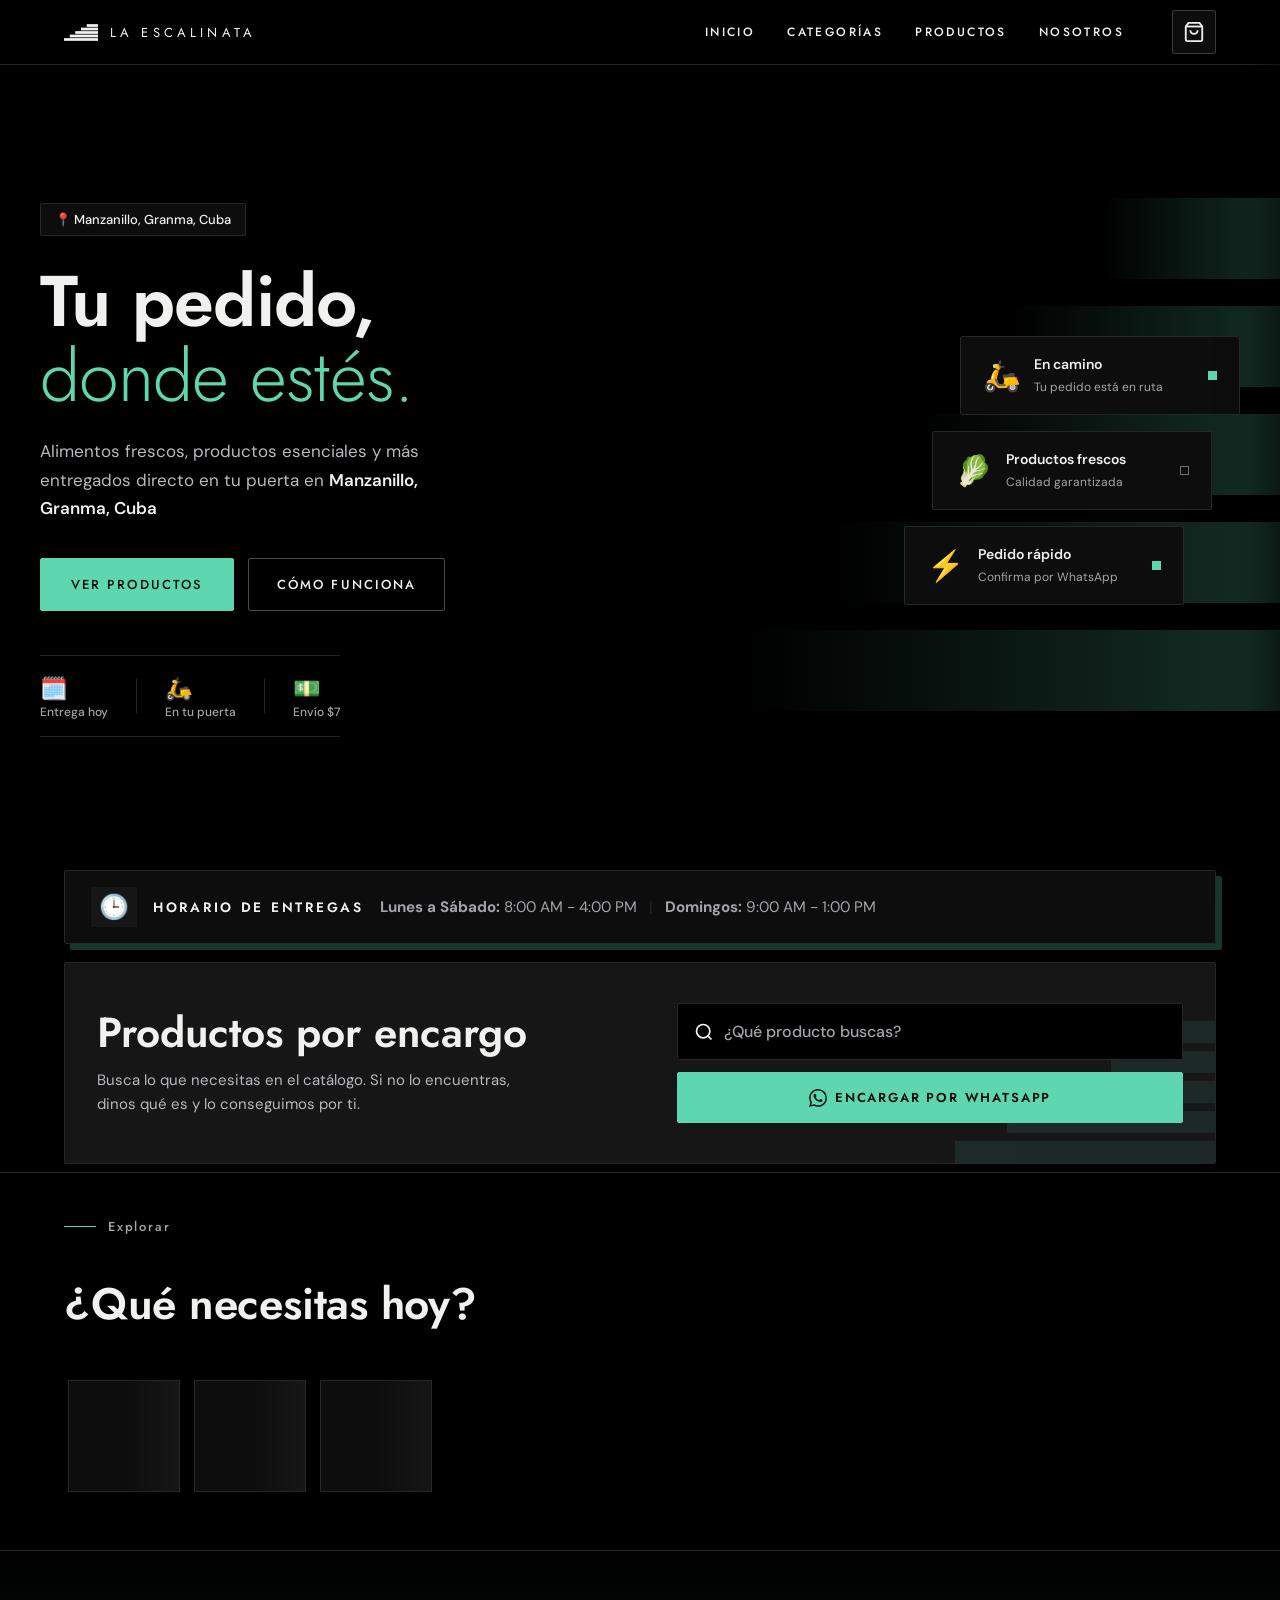
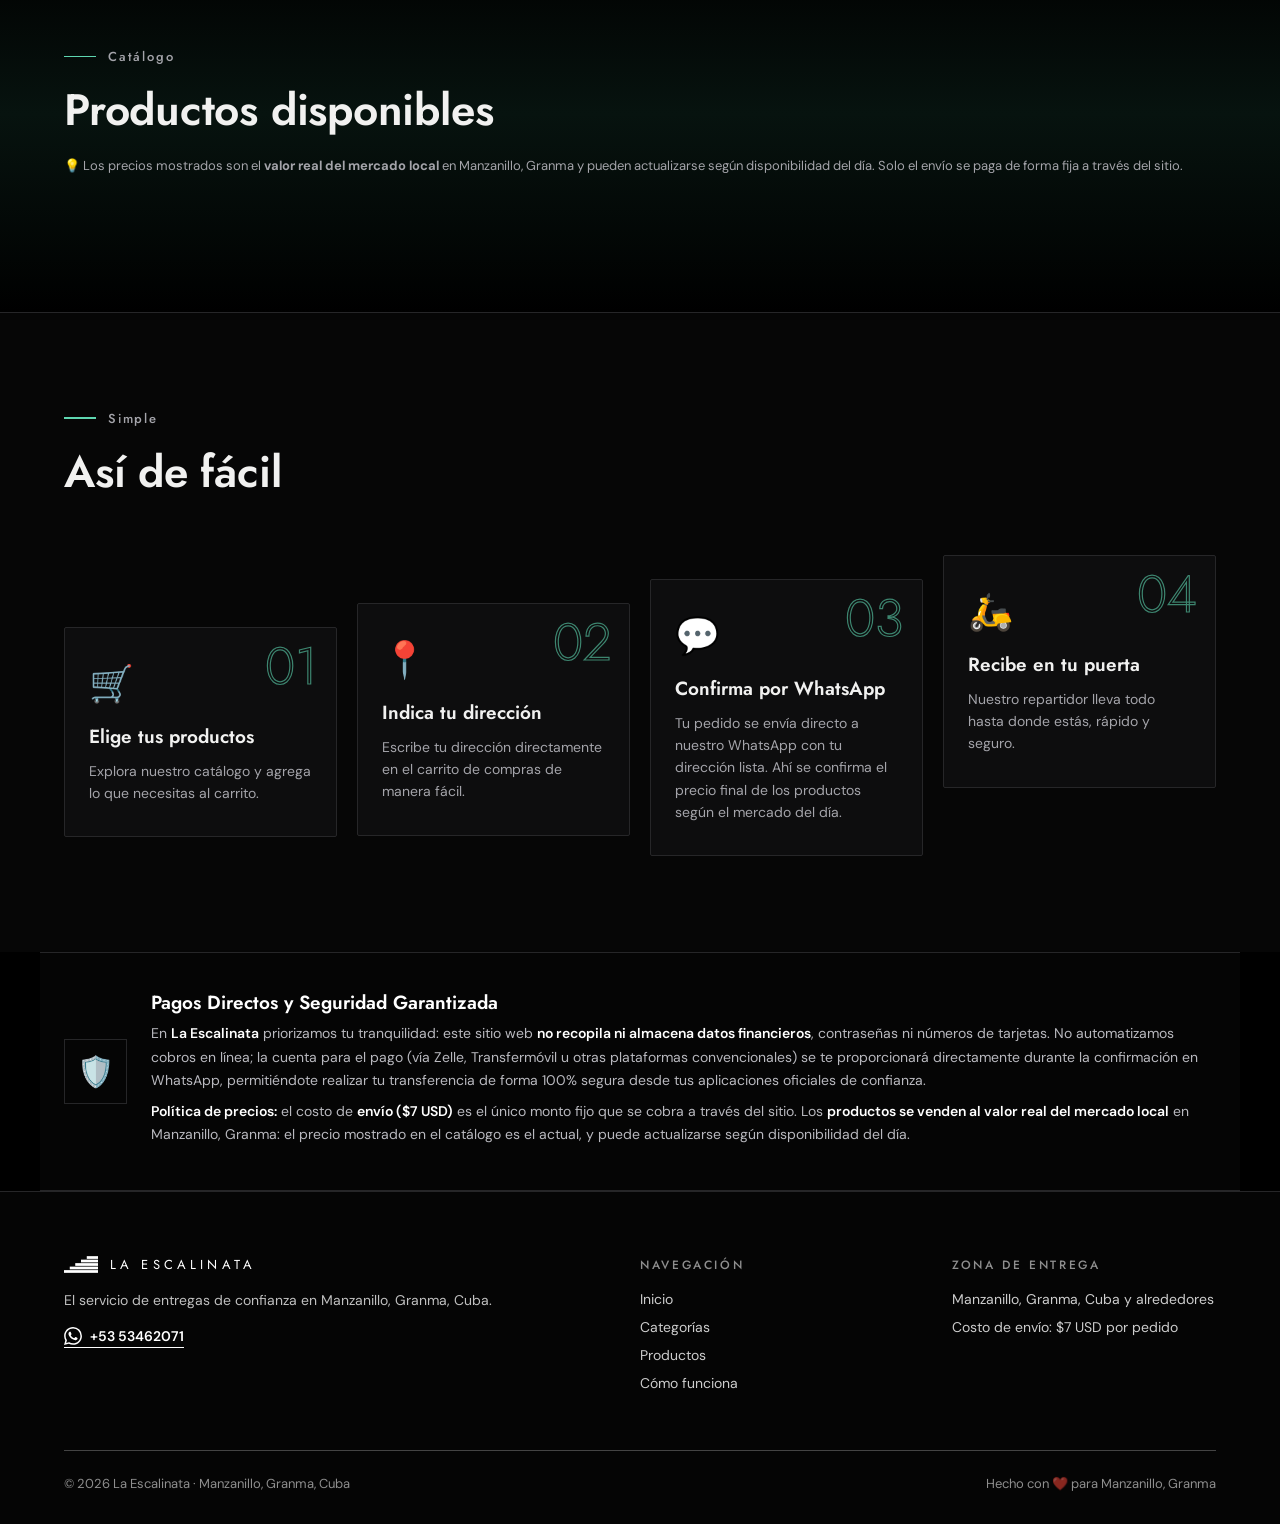
<file: index.html>
<!DOCTYPE html>
<html lang="es">
<head>
  <meta charset="UTF-8" />
  <meta http-equiv="Cache-Control" content="no-cache, no-store, must-revalidate" />
  <meta http-equiv="Pragma" content="no-cache" />
  <meta http-equiv="Expires" content="0" />
  <meta name="viewport" content="width=device-width, initial-scale=1.0"/>
  <meta name="theme-color" content="#000000" />

  <title>La Escalinata | Entregas de Alimentos y Combos en Manzanillo, Granma, Cuba</title>
  <meta name="description" content="Envía alimentos, aseo y combos esenciales directo a tus familiares en Manzanillo, Granma. Entrega a domicilio y productos por encargo." />
  <meta name="keywords" content="La Escalinata Manzanillo, enviar comida a Cuba, combos Manzanillo, envíos a Granma, comida para Cuba, productos por encargo" />
  <meta name="robots" content="index, follow" />

  <meta property="og:title" content="La Escalinata | Entregas en Manzanillo, Granma, Cuba" />
  <meta property="og:description" content="Alimentos frescos y productos esenciales entregados en la puerta de tu familia." />
  <!-- ⚠️ Cambia estas dos URLs cuando tengas la dirección final de La Escalinata -->
  <meta property="og:image" content="https://eccobike2ta2-hash.github.io/nexum/img/og-preview.jpg" />
  <meta property="og:url" content="https://eccobike2ta2-hash.github.io/nexum/" />
  <meta property="og:type" content="website" />

  <link rel="preconnect" href="https://fonts.googleapis.com">
  <link rel="preconnect" href="https://fonts.gstatic.com" crossorigin>
  <link href="https://fonts.googleapis.com/css2?family=Plus+Jakarta+Sans:ital,wght@0,200..800;1,200..800&family=DM+Sans:ital,opsz,wght@0,9..40,100..1000;1,9..40,100..1000&display=swap" rel="stylesheet">

  <!-- Seguro anti-pantalla-blanca: si algo falla (archivo no encontrado, Google Sheets lento), el loader se quita solo a los 6 s -->
  <style>
    #loader { animation: loader-failsafe .4s ease 6s forwards; }
    @keyframes loader-failsafe { to { opacity: 0; visibility: hidden; pointer-events: none; } }
  </style>

  <link rel="stylesheet" href="css/styles.css" />
  <link rel="stylesheet" href="css/cart.css" />
  <link rel="stylesheet" href="css/modal.css" />

</head>
<body>

  <!-- Ícono de WhatsApp reutilizable -->
  <svg width="0" height="0" style="position:absolute" aria-hidden="true">
    <symbol id="wa" viewBox="0 0 24 24"><path fill="currentColor" d="M17.472 14.382c-.297-.149-1.758-.867-2.03-.967-.273-.099-.471-.148-.67.15-.197.297-.767.966-.94 1.164-.173.199-.347.223-.644.075-.297-.15-1.255-.463-2.39-1.475-.883-.788-1.48-1.761-1.653-2.059-.173-.297-.018-.458.13-.606.134-.133.298-.347.446-.52.149-.174.198-.298.298-.497.099-.198.05-.371-.025-.52-.075-.149-.669-1.612-.916-2.207-.242-.579-.487-.5-.669-.51-.173-.008-.371-.01-.57-.01-.198 0-.52.074-.792.372-.272.297-1.04 1.016-1.04 2.479 0 1.462 1.065 2.875 1.213 3.074.149.198 2.096 3.2 5.077 4.487.709.306 1.262.489 1.694.625.712.227 1.36.195 1.871.118.571-.085 1.758-.719 2.006-1.413.248-.694.248-1.289.173-1.413-.074-.124-.272-.198-.57-.347m-5.421 7.403h-.004a9.87 9.87 0 01-5.031-1.378l-.361-.214-3.741.982.998-3.648-.235-.374a9.86 9.86 0 01-1.51-5.26c.001-5.45 4.436-9.884 9.888-9.884 2.64 0 5.122 1.03 6.988 2.898a9.825 9.825 0 012.893 6.994c-.003 5.45-4.437 9.884-9.885 9.884m8.413-18.297A11.815 11.815 0 0012.05 0C5.495 0 .16 5.335.157 11.892c0 2.096.547 4.142 1.588 5.945L.057 24l6.305-1.654a11.882 11.882 0 005.683 1.448h.005c6.554 0 11.89-5.335 11.893-11.893a11.821 11.821 0 00-3.48-8.413z"/></symbol>
  </svg>

  <div id="loader">
    <div class="loader-logo">
      <svg width="84" height="42" viewBox="0 0 112 55" fill="#000" aria-label="La Escalinata">
        <rect x="75" y="0" width="37" height="9"/><rect x="56" y="11.5" width="56" height="9"/><rect x="37" y="23" width="75" height="9"/><rect x="19" y="34.5" width="93" height="9"/><rect x="0" y="46" width="112" height="9"/>
      </svg>
      <div class="loader-bar"></div>
    </div>
  </div>

  <header id="navbar">
    <div class="nav-inner">
      <a href="#" class="brand" aria-label="La Escalinata">
        <span class="brand-lockup">
          <svg width="34" height="17" viewBox="0 0 112 55" fill="#000"><rect x="75" y="0" width="37" height="9"/><rect x="56" y="11.5" width="56" height="9"/><rect x="37" y="23" width="75" height="9"/><rect x="19" y="34.5" width="93" height="9"/><rect x="0" y="46" width="112" height="9"/></svg>
          <span class="brand-text-light">LA ESCALINATA</span>
        </span>
      </a>
      <nav class="nav-links">
        <a href="#hero">Inicio</a>
        <a href="#categories">Categorías</a>
        <a href="#products">Productos</a>
        <a href="#about">Nosotros</a>
      </nav>
      <button class="cart-btn" id="cartToggle" aria-label="Carrito">
        <svg width="22" height="22" viewBox="0 0 24 24" fill="none" stroke="currentColor" stroke-width="2">
          <path d="M6 2L3 6v14a2 2 0 002 2h14a2 2 0 002-2V6l-3-4z"/>
          <line x1="3" y1="6" x2="21" y2="6"/>
          <path d="M16 10a4 4 0 01-8 0"/>
        </svg>
        <span class="cart-count" id="cartCount">0</span>
      </button>
      <button class="hamburger" id="hamburger">
        <span></span><span></span><span></span>
      </button>
    </div>
    <div class="mobile-menu" id="mobileMenu">
      <a href="#hero">Inicio</a>
      <a href="#categories">Categorías</a>
      <a href="#products">Productos</a>
      <a href="#about">Nosotros</a>
    </div>
  </header>

  <section id="hero">
    <div class="hero-bg-wrap">
      <div class="hero-bg"></div>
      <div class="hero-stars"></div>
      <div class="hero-stars layer-2"></div>
      <div class="hero-circle c1"></div>
      <div class="hero-circle c2"></div>
      <div class="hero-circle c3"></div>
      <div class="hero-grain"></div>
    </div>
    <div class="hero-content">
      <div class="hero-tag">📍 Manzanillo, Granma, Cuba</div>
      <h1 class="hero-title">
        Tu pedido,<br/>
        <em>donde estés.</em>
      </h1>
      <p class="hero-sub">Alimentos frescos, productos esenciales y más entregados directo en tu puerta en <strong>Manzanillo, Granma, Cuba</strong></p>
      <div class="hero-actions">
        <a href="#products" class="btn-primary">Ver productos</a>
        <a href="#about" class="btn-ghost">Cómo funciona</a>
      </div>
      <div class="hero-stats">
        <div class="stat"><strong>🗓️</strong><span>Entrega hoy</span></div>
        <div class="stat-sep"></div>
        <div class="stat"><strong>🛵</strong><span>En tu puerta</span></div>
        <div class="stat-sep"></div>
        <div class="stat"><strong>💵</strong><span>Envío $7</span></div>
      </div>
    </div>
    <div class="hero-visual">
      <div class="hero-card floating">
        <div class="hc-icon">🛵</div>
        <div class="hc-text">
          <strong>En camino</strong>
          <span>Tu pedido está en ruta</span>
        </div>
        <div class="hc-dot active"></div>
      </div>
      <div class="hero-card floating delay1">
        <div class="hc-icon">🥬</div>
        <div class="hc-text">
          <strong>Productos frescos</strong>
          <span>Calidad garantizada</span>
        </div>
        <div class="hc-dot"></div>
      </div>
      <div class="hero-card floating delay2">
        <div class="hc-icon">⚡</div>
        <div class="hc-text">
          <strong>Pedido rápido</strong>
          <span>Confirma por WhatsApp</span>
        </div>
        <div class="hc-dot active"></div>
      </div>
    </div>
  </section>

  <section id="schedule-bar">
    <div class="container schedule-container">
      <div class="schedule-box">
        <div class="schedule-icon">🕒</div>
        <div class="schedule-content">
          <h3>Horario de Entregas</h3>
          <div class="schedule-hours">
            <span><strong>Lunes a Sábado:</strong> 8:00 AM - 4:00 PM</span>
            <span class="schedule-sep">|</span>
            <span><strong>Domingos:</strong> 9:00 AM - 1:00 PM</span>
          </div>
        </div>
      </div>
    </div>
  </section>

  <!-- NUEVO: Productos por encargo (buscador) -->
  <section id="encargo">
    <div class="container">
      <div class="encargo-box">
        <div>
          <h2>Productos por encargo</h2>
          <p>Busca lo que necesitas en el catálogo. Si no lo encuentras, dinos qué es y lo conseguimos por ti.</p>
        </div>
        <div class="encargo-search">
          <label class="encargo-field">
            <svg width="20" height="20" viewBox="0 0 24 24" fill="none" stroke="currentColor" stroke-width="2"><circle cx="11" cy="11" r="8"/><line x1="21" y1="21" x2="16.65" y2="16.65"/></svg>
            <input type="text" id="searchInput" placeholder="¿Qué producto buscas?" autocomplete="off" />
          </label>
          <a class="encargo-wa" id="encargoWa" href="https://wa.me/5353462071?text=Hola%20La%20Escalinata%2C%20quiero%20encargar%20un%20producto%3A%20" target="_blank" rel="noopener">
            <svg width="18" height="18"><use href="#wa"/></svg>
            Encargar por WhatsApp
          </a>
        </div>
      </div>
    </div>
  </section>

  <section id="categories">
    <div class="container">
      <div class="section-label">Explorar</div>
      <h2 class="section-title">¿Qué necesitas hoy?</h2>
      <div class="categories-grid">
        <div class="cat-card-skeleton"></div>
        <div class="cat-card-skeleton"></div>
        <div class="cat-card-skeleton"></div>
      </div>
    </div>
  </section>

  <section id="products">
    <div class="container">
      <div class="products-header">
        <div>
          <div class="section-label">Catálogo</div>
          <h2 class="section-title">Productos disponibles</h2>
        </div>
      </div>
      <p class="price-disclaimer" style="font-size:13px;color:var(--text-muted, #64748b);margin:14px 0 22px;line-height:1.5;">
        💡 Los precios mostrados son el <strong>valor real del mercado local</strong> en Manzanillo, Granma y pueden actualizarse según disponibilidad del día. Solo el envío se paga de forma fija a través del sitio.
      </p>
      <div class="products-grid" id="productsGrid"></div>
    </div>
  </section>

  <section id="about">
    <div class="container">
      <div class="section-label">Simple</div>
      <h2 class="section-title">Así de fácil</h2>
      <div class="steps-grid">
        <div class="step-card">
          <div class="step-num">01</div>
          <div class="step-icon">🛒</div>
          <h3>Elige tus productos</h3>
          <p>Explora nuestro catálogo y agrega lo que necesitas al carrito.</p>
        </div>
        <div class="step-card">
          <div class="step-num">02</div>
          <div class="step-icon">📍</div>
          <h3>Indica tu dirección</h3>
          <p>Escribe tu dirección directamente en el carrito de compras de manera fácil.</p>
        </div>
        <div class="step-card">
          <div class="step-num">03</div>
          <div class="step-icon">💬</div>
          <h3>Confirma por WhatsApp</h3>
          <p>Tu pedido se envía directo a nuestro WhatsApp con tu dirección lista. Ahí se confirma el precio final de los productos según el mercado del día.</p>
        </div>
        <div class="step-card">
          <div class="step-num">04</div>
          <div class="step-icon">🛵</div>
          <h3>Recibe en tu puerta</h3>
          <p>Nuestro repartidor lleva todo hasta donde estás, rápido y seguro.</p>
        </div>
      </div>
    </div>
  </section>

  <section id="security-notice" class="container">
    <div class="security-card">
      <div class="security-icon">🛡️</div>
      <div class="security-text">
        <h3>Pagos Directos y Seguridad Garantizada</h3>
        <p>En <strong>La Escalinata</strong> priorizamos tu tranquilidad: este sitio web <strong>no recopila ni almacena datos financieros</strong>, contraseñas ni números de tarjetas. No automatizamos cobros en línea; la cuenta para el pago (vía Zelle, Transfermóvil u otras plataformas convencionales) se te proporcionará directamente durante la confirmación en WhatsApp, permitiéndote realizar tu transferencia de forma 100% segura desde tus aplicaciones oficiales de confianza.</p>
        <p><strong>Política de precios:</strong> el costo de <strong>envío ($7 USD)</strong> es el único monto fijo que se cobra a través del sitio. Los <strong>productos se venden al valor real del mercado local</strong> en Manzanillo, Granma: el precio mostrado en el catálogo es el actual, y puede actualizarse según disponibilidad del día.</p>
      </div>
    </div>
  </section>

  <footer id="footer">
    <div class="container">
      <div class="footer-inner">
        <div class="footer-brand">
          <span class="brand">
            <span class="brand-lockup">
              <svg width="34" height="17" viewBox="0 0 112 55" fill="currentColor"><rect x="75" y="0" width="37" height="9"/><rect x="56" y="11.5" width="56" height="9"/><rect x="37" y="23" width="75" height="9"/><rect x="19" y="34.5" width="93" height="9"/><rect x="0" y="46" width="112" height="9"/></svg>
              <span class="brand-text-light" style="color:inherit">LA ESCALINATA</span>
            </span>
          </span>
          <p>El servicio de entregas de confianza en Manzanillo, Granma, Cuba.</p>
          <a href="https://wa.me/5353462071" class="whatsapp-link" target="_blank" rel="noopener">
            <svg width="18" height="18"><use href="#wa"/></svg>
            +53 53462071
          </a>
        </div>
        <div class="footer-links">
          <h4>Navegación</h4>
          <a href="#hero">Inicio</a>
          <a href="#categories">Categorías</a>
          <a href="#products">Productos</a>
          <a href="#about">Cómo funciona</a>
        </div>
        <div class="footer-links">
          <h4>Zona de entrega</h4>
          <span>Manzanillo, Granma, Cuba y alrededores</span>
          <span>Costo de envío: $7 USD por pedido</span>
        </div>
      </div>
      <div class="footer-bottom">
        <span>© 2026 La Escalinata · Manzanillo, Granma, Cuba</span>
        <span>Hecho con ❤️ para Manzanillo, Granma</span>
      </div>
    </div>
  </footer>

  <div class="cart-overlay" id="cartOverlay"></div>
  <aside class="cart-sidebar" id="cartSidebar">
    <div class="cart-header">
      <h3>Tu carrito</h3>
      <button class="cart-close" id="cartClose">✕</button>
    </div>
    <div class="cart-items" id="cartItems">
      <div class="cart-empty" id="cartEmpty">
        <div class="empty-icon">🛒</div>
        <p>Tu carrito está vacío</p>
        <span>Agrega productos para comenzar</span>
      </div>
    </div>
    <div class="cart-footer" id="cartFooter" style="display:none">
      <div class="cart-name-group" style="margin-bottom: 15px; text-align: left;">
        <label for="cartName" style="display: block; font-size: 13px; font-weight: 600; color: var(--text-muted); margin-bottom: 6px;">Nombre de quien recibe *</label>
        <input type="text" id="cartName" placeholder="Nombre y apellidos" style="width: 100%; padding: 12px; background: #f5f5f5; border: 1.5px solid #d9d9d9; border-radius: 8px; color: #000; font-size: 14px; outline: none; font-family: 'DM Sans', sans-serif;" />
      </div>

      <div class="cart-address-group" style="margin-bottom: 15px; text-align: left;">
        <label for="cartAddress" style="display: block; font-size: 13px; font-weight: 600; color: var(--text-muted); margin-bottom: 6px;">Dirección de entrega *</label>
        <input type="text" id="cartAddress" placeholder="Calle, No., Reparto — Manzanillo, Granma" style="width: 100%; padding: 12px; background: #f5f5f5; border: 1.5px solid #d9d9d9; border-radius: 8px; color: #000; font-size: 14px; outline: none; font-family: 'DM Sans', sans-serif;" />
      </div>

      <p style="font-size:12px; color:var(--text-muted); margin: 0 0 12px; line-height:1.4;">
        ℹ️ Los precios de los productos son el <strong>valor real de mercado local</strong> y pueden variar según disponibilidad del día. Solo el envío se paga de forma fija a través del sitio.
      </p>

      <div class="cart-total" style="font-size:14px; color:var(--text-muted); margin-bottom:4px;">
        <span>Subtotal productos (precio de mercado)</span>
        <strong id="cartSubtotal" style="font-size:14px; color:var(--text-muted);">$0.00</strong>
      </div>
      <div class="cart-total" style="font-size:14px; color:var(--text-muted); margin-bottom:10px;">
        <span>Envío (a pagar)</span>
        <strong id="cartShipping" style="font-size:14px; color:var(--text-muted);">$7.00</strong>
      </div>

      <div class="cart-total">
        <span>Total a confirmar ahora</span>
        <strong id="cartTotal">$0.00</strong>
      </div>
      <button class="btn-checkout" id="checkoutBtn" style="background: #000; color: #fff; border: none; display: flex; align-items: center; justify-content: center; gap: 8px;">
        Pedir por WhatsApp
        <svg width="18" height="18"><use href="#wa"/></svg>
      </button>
    </div>
  </aside>

  <div class="toast" id="toast"></div>

  <script src="js/cart.js"></script>
  <script src="js/app.js"></script>
</body>
</html>
</file>
<file: css/styles.css>
/* ============================================================
   LA ESCALINATA — styles.css
   Blanco y negro. Todo el diseño sale del logo:
   barras horizontales que suben como una escalera,
   letras finas con mucho espacio y una línea delgada debajo.
   ============================================================ */

@import url('https://fonts.googleapis.com/css2?family=Jost:wght@300;400;500;600;700&family=DM+Sans:ital,opsz,wght@0,9..40,100..1000;1,9..40,100..1000&display=swap');

:root {
  --brand:      #000000;
  --brand-2:    #2B2B2B;
  --brand-soft: #F2F2F2;

  --dark:       #F5F5F5;   /* superficie secundaria */
  --dark-2:     #FFFFFF;
  --dark-3:     #D9D9D9;   /* líneas finas */
  --mid:        #8A8A8A;
  --white:      #FFFFFF;
  --text:       #000000;
  --text-muted: #555555;
  --success:    #000000;
  --wa:         #000000;

  /* Esquinas casi rectas, como las barras del logo */
  --radius-sm: 2px;
  --radius:    4px;
  --radius-lg: 6px;
  --radius-xl: 8px;

  --shadow:    0 1px 0 rgba(0,0,0,.06);
  --shadow-md: 4px 4px 0 #000;      /* sombra "escalón" */
  --shadow-lg: 6px 6px 0 #000;
  --transition: .22s cubic-bezier(.4,0,.2,1);
  --font-display: 'Jost', 'DM Sans', sans-serif;
  --font-body:    'DM Sans', sans-serif;
}

*, *::before, *::after { box-sizing: border-box; margin: 0; padding: 0; }

html { scroll-behavior: smooth; overflow-x: hidden; width: 100%; }

body {
  font-family: var(--font-body);
  background: #fff;
  color: var(--text);
  overflow-x: hidden;
  width: 100%;
  -webkit-font-smoothing: antialiased;
  -moz-osx-font-smoothing: grayscale;
}

a { text-decoration: none; color: inherit; }
img { display: block; max-width: 100%; height: auto; }
button { cursor: pointer; border: none; background: none; font-family: inherit; }
input, textarea, select { font-family: inherit; }
:focus-visible { outline: 2px solid #000; outline-offset: 2px; }

/* Los emojis se ven en gris para mantener el blanco y negro */
.cat-emoji, .step-icon, .hc-icon, .stat strong, .empty-icon,
.security-icon, .schedule-icon, .hero-tag { filter: grayscale(1) contrast(1.15); }

/* ---- LOADER ---- */
#loader {
  position: fixed; inset: 0;
  background: #fff;
  display: flex; align-items: center; justify-content: center;
  z-index: 9999;
  transition: opacity .6s ease, visibility .6s ease;
}
#loader.hidden { opacity: 0; visibility: hidden; }
.loader-logo { display: flex; flex-direction: column; align-items: center; gap: 16px; }
#loader .loader-logo svg { animation: pulse 1.2s ease infinite; }
.loader-bar { width: 60px; height: 2px; background: var(--dark-3); overflow: hidden; }
.loader-bar::after {
  content: ''; display: block; width: 100%; height: 100%;
  background: #000;
  animation: slide-bar 1.2s ease infinite;
}
@keyframes slide-bar { 0% { transform: translateX(-100%); } 100% { transform: translateX(100%); } }
@keyframes pulse { 0%,100% { opacity: 1; } 50% { opacity: .35; } }

/* ---- NAVBAR ---- */
#navbar {
  position: fixed; top: 0; left: 0; right: 0; z-index: 100;
  background: rgba(255,255,255,.97);
  backdrop-filter: blur(12px);
  border-bottom: 1px solid #000;
  width: 100%;
}
.nav-inner {
  max-width: 1200px; margin: 0 auto; padding: 0 24px; height: 64px;
  display: flex; align-items: center; gap: 32px; width: 100%;
}
.brand {
  display: inline-flex; align-items: center;
  font-family: var(--font-display);
  color: #000; flex-shrink: 0;
  transition: opacity .3s ease, transform .3s ease;
}

/* Logo: escalera + texto / bolsa + texto */
.brand-lockup { display: flex; align-items: center; gap: 12px; line-height: 1; }
.brand-lockup svg { flex: none; }
.brand-text-light {
  font-family: var(--font-display);
  font-weight: 400; font-size: 13px; letter-spacing: .32em;
  color: #000; white-space: nowrap;
}
.brand-text-bold {
  font-family: var(--font-display);
  font-weight: 600; font-size: 20px; letter-spacing: .04em;
  color: #000; white-space: nowrap;
}

.nav-links { display: flex; gap: 32px; margin-left: auto; }
.nav-links a {
  font-family: var(--font-display);
  font-size: 12px; font-weight: 500; letter-spacing: .2em; text-transform: uppercase;
  color: #000; padding: 6px 0;
  border-bottom: 1px solid transparent;
  transition: border-color var(--transition);
}
.nav-links a:hover { border-bottom-color: #000; }

.cart-btn {
  position: relative; width: 44px; height: 44px;
  border: 1.5px solid #000; border-radius: var(--radius-sm);
  background: #fff; color: #000;
  display: flex; align-items: center; justify-content: center;
  transition: background var(--transition), color var(--transition);
  flex-shrink: 0;
}
.cart-btn:hover { background: #000; color: #fff; }
.cart-count {
  position: absolute; top: -7px; right: -7px;
  background: #000; color: #fff; font-size: 10px; font-weight: 700;
  min-width: 18px; height: 18px; border: 1.5px solid #fff;
  display: flex; align-items: center; justify-content: center;
  padding: 0 4px;
  opacity: 0; transform: scale(0);
  transition: opacity .2s, transform .2s;
}
.cart-count.visible { opacity: 1; transform: scale(1); }

.hamburger { display: none; flex-direction: column; gap: 5px; width: 32px; padding: 4px; }
.hamburger span { display: block; height: 2px; background: #000; transition: var(--transition); }
.mobile-menu {
  display: none; flex-direction: column;
  padding: 12px 24px 16px; border-top: 1px solid var(--dark-3);
  background: #fff; width: 100%;
}
.mobile-menu a {
  padding: 12px 0; font-family: var(--font-display);
  font-size: 13px; font-weight: 500; letter-spacing: .2em; text-transform: uppercase;
  color: #000; border-bottom: 1px solid var(--dark-3);
}
.mobile-menu.open { display: flex; }

/* ---- HERO: la escalera del logo, a lo grande ---- */
#hero {
  min-height: 100vh;
  padding: 120px max(24px, calc((100% - 1200px) / 2)) 80px;
  display: grid; grid-template-columns: 1fr 1fr; align-items: center; gap: 48px;
  margin: 0; max-width: none; width: 100%;
  position: relative; isolation: isolate; overflow: hidden;
}
.hero-bg-wrap { position: absolute; inset: 0; z-index: -1; overflow: hidden; pointer-events: none; }
.hero-bg { position: absolute; inset: 0; background: #fff; }
.hero-grain { display: none; }

/* Las 5 barras (cada elemento viejo del fondo ahora es un escalón) */
.hero-stars, .hero-circle {
  position: absolute; left: auto; bottom: auto; right: 0;
  height: 9%; background: #000; background-image: none;
  border-radius: 0; filter: none; animation: none; opacity: 1;
}
.hero-stars              { top: 22%; width: 14%; }
.hero-stars.layer-2      { top: 34%; width: 21%; }
.hero-circle.c1          { top: 46%; width: 28%; }
.hero-circle.c2          { top: 58%; width: 35%; }
.hero-circle.c3          { top: 70%; width: 42%; }

.hero-tag {
  display: inline-flex; align-items: center; gap: 8px;
  border: 1px solid #000; color: #000;
  font-size: 13px; font-weight: 500;
  padding: 7px 14px; border-radius: var(--radius-sm);
  margin-bottom: 28px; background: #fff;
}
.hero-title {
  font-family: var(--font-display);
  font-size: clamp(40px, 5.6vw, 76px);
  font-weight: 600; line-height: 1.04; letter-spacing: -.01em;
  color: #000; margin-bottom: 24px; max-width: 560px;
}
.hero-title em { display: block; font-style: normal; font-weight: 300; }
.hero-sub {
  font-size: 17px; line-height: 1.65; color: #333;
  max-width: 440px; margin-bottom: 36px;
}
.hero-sub strong { color: #000; font-weight: 600; }
.hero-actions { display: flex; gap: 14px; flex-wrap: wrap; margin-bottom: 44px; }

.btn-primary {
  display: inline-flex; align-items: center; gap: 8px;
  background: #000; color: #fff; border: 1.5px solid #000;
  font-family: var(--font-display); font-weight: 500; font-size: 13px;
  letter-spacing: .16em; text-transform: uppercase;
  padding: 16px 30px; border-radius: var(--radius-sm);
  transition: background var(--transition), color var(--transition);
}
.btn-primary:hover { background: #fff; color: #000; }
.btn-ghost {
  display: inline-flex; align-items: center;
  background: #fff; color: #000; border: 1.5px solid #000;
  font-family: var(--font-display); font-weight: 500; font-size: 13px;
  letter-spacing: .16em; text-transform: uppercase;
  padding: 16px 28px; border-radius: var(--radius-sm);
  transition: background var(--transition), color var(--transition);
}
.btn-ghost:hover { background: #000; color: #fff; }

.hero-stats {
  display: flex; align-items: center; gap: 28px;
  border-top: 1px solid #000; border-bottom: 1px solid #000;
  padding: 16px 0; width: fit-content; background: #fff;
}
.stat { display: flex; flex-direction: column; }
.stat strong { font-family: var(--font-display); font-size: 22px; color: #000; }
.stat span { font-size: 12px; color: var(--text-muted); font-weight: 500; }
.stat-sep { width: 1px; height: 34px; background: #000; }

.hero-visual { display: flex; flex-direction: column; gap: 16px; align-items: flex-end; }
.hero-card {
  background: #fff; border: 1.5px solid #000; border-radius: var(--radius-sm);
  padding: 18px 22px; display: flex; align-items: center; gap: 14px; width: 280px;
}
.hc-icon { font-size: 30px; }
.hc-text strong { display: block; font-size: 14px; font-weight: 600; color: #000; margin-bottom: 2px; }
.hc-text span { font-size: 12px; color: var(--text-muted); }
.hc-dot { width: 9px; height: 9px; border: 1.5px solid #000; margin-left: auto; }
.hc-dot.active { background: #000; }

/* Las tarjetas "suben" como escalones */
.hero-card.floating        { transform: translateX(-0px); }
.hero-card.floating.delay1 { transform: translateX(-28px); }
.hero-card.floating.delay2 { transform: translateX(-56px); }

/* ---- SECCIONES ---- */
.container { max-width: 1200px; margin: 0 auto; padding: 0 24px; width: 100%; }
section { padding: 96px 0; width: 100%; }

/* La etiqueta lleva la línea fina del logo */
.section-label {
  display: flex; align-items: center; gap: 12px;
  font-family: var(--font-display); font-size: 13px; font-weight: 500;
  letter-spacing: .14em; color: var(--text-muted); margin-bottom: 12px;
}
.section-label::before { content: ''; width: 32px; height: 1.5px; background: #000; }
.section-title {
  font-family: var(--font-display);
  font-size: clamp(28px, 3.8vw, 44px); font-weight: 600; letter-spacing: -.005em;
  color: #000; margin-bottom: 48px;
}

/* ---- CATEGORÍAS ---- */
#categories {
  background: #fff;
  border-top: 1px solid #000; border-bottom: 1px solid #000;
  width: 100%; padding: 44px 0; overflow: hidden;
}
#categories .container { display: flex; flex-direction: column; gap: 24px; width: 100%; max-width: 1200px; margin: 0 auto; padding: 0 24px; }
#categories .section-title { margin-bottom: 8px; }
.categories-grid {
  display: flex !important; flex-direction: row !important; flex-wrap: nowrap !important;
  overflow-x: auto !important; gap: 14px; width: 100%;
  padding: 12px 8px 14px 4px; margin: 0; list-style: none;
  -webkit-overflow-scrolling: touch;
}
.categories-grid::-webkit-scrollbar { display: none !important; width: 0 !important; height: 0 !important; }
.cat-card {
  display: flex !important; flex-direction: column !important;
  align-items: center !important; justify-content: center !important;
  gap: 10px; padding: 16px 20px;
  background: #fff !important; border: 1.5px solid #000; border-radius: var(--radius-sm);
  cursor: pointer; flex-shrink: 0 !important;
  width: 112px !important; height: 112px !important;
  transition: transform var(--transition), box-shadow var(--transition), background var(--transition);
  touch-action: manipulation; -webkit-tap-highlight-color: transparent;
  user-select: none; -webkit-user-select: none;
}
.cat-card:hover { transform: translate(-3px, -3px); box-shadow: 4px 4px 0 #000; }
.cat-card.active { background: #000 !important; transform: none; box-shadow: none; }
.cat-emoji { font-size: 30px; line-height: 1; }
.cat-card span {
  font-family: var(--font-display); font-size: 13px; font-weight: 500; letter-spacing: .04em;
  color: #000; text-align: center; white-space: nowrap;
}
.cat-card.active span { color: #fff; }
.cat-card.active .cat-emoji { filter: grayscale(1) invert(1); }
.cat-emoji, .cat-card span { pointer-events: none; }

/* Productos por encargo: la categoría que se distingue (negra, con mini escalera) */
.cat-card.cat-encargo {
  width: 176px !important; background: #000 !important; position: relative; overflow: hidden;
}
.cat-card.cat-encargo span { color: #fff; font-weight: 600; letter-spacing: .06em; }
.cat-card.cat-encargo .cat-emoji { filter: grayscale(1) invert(1); font-size: 32px; }
.cat-card.cat-encargo::after {
  content: ''; position: absolute; right: 0; bottom: 0; width: 34px; height: 20px;
  background:
    linear-gradient(#fff,#fff) right 0 bottom 0   / 34px 4px no-repeat,
    linear-gradient(#fff,#fff) right 0 bottom 7px / 24px 4px no-repeat,
    linear-gradient(#fff,#fff) right 0 bottom 14px/ 14px 4px no-repeat;
  opacity: .9;
}
.cat-card.cat-encargo:hover { background: #fff !important; box-shadow: 4px 4px 0 #000; }
.cat-card.cat-encargo:hover span { color: #000; }
.cat-card.cat-encargo:hover .cat-emoji { filter: grayscale(1); }
.cat-card.cat-encargo:hover::after { filter: invert(1); }
.cat-card.cat-encargo.active { background: #000 !important; box-shadow: 4px 4px 0 var(--mid); }

/* ---- PRODUCTOS ---- */
#products { background: #fff; width: 100%; }
.products-header { display: flex; align-items: flex-end; justify-content: space-between; gap: 20px; flex-wrap: wrap; width: 100%; }
.products-header .section-title { margin-bottom: 0; }
.products-grid {
  margin-top: 40px; display: grid;
  grid-template-columns: repeat(auto-fill, minmax(220px, 1fr)); gap: 22px; width: 100%;
}
.product-card {
  background: #fff; border: 1px solid var(--dark-3); border-radius: var(--radius-sm); overflow: hidden;
  transition: transform var(--transition), border-color var(--transition), box-shadow var(--transition);
}
.product-card:hover { transform: translate(-4px, -4px); border-color: #000; box-shadow: 6px 6px 0 #000; }
.product-img {
  height: 168px; display: flex; align-items: center; justify-content: center;
  overflow: hidden; font-size: 72px; background: #fff; position: relative;
  border-bottom: 1px solid var(--dark-3);
}
.product-badge {
  position: absolute; top: 0; left: 0;
  background: #000; color: #fff; font-family: var(--font-display);
  font-size: 11px; font-weight: 500; letter-spacing: .14em; text-transform: uppercase;
  padding: 5px 10px;
}
.product-info { padding: 16px; }
.product-name { font-family: var(--font-display); font-size: 17px; font-weight: 600; color: #000; margin-bottom: 4px; }
.product-desc {
  font-size: 13px; color: var(--text-muted); line-height: 1.45; margin-bottom: 14px;
  overflow-wrap: break-word; word-break: break-word;
}
.product-footer { display: flex; align-items: center; justify-content: space-between; }
.product-price { font-family: var(--font-display); font-size: 21px; font-weight: 600; color: #000; }
.product-price small { font-family: var(--font-body); font-size: 11px; color: var(--text-muted); font-weight: 500; }
.add-btn {
  width: 44px; height: 44px; min-width: 44px; min-height: 44px;
  background: #000; color: #fff; font-size: 22px; font-weight: 300;
  border: 1.5px solid #000; border-radius: var(--radius-sm);
  display: flex; align-items: center; justify-content: center;
  transition: background var(--transition), color var(--transition);
}
.add-btn:hover { background: #fff; color: #000; }
.add-btn.add-wa { background: #000; }
.add-btn.add-wa:hover { background: #fff; }
.product-card.hidden  { display: none; }
.product-card.oculto  { display: none !important; }

/* Mensaje cuando todavía no hay productos por encargo */
.encargo-vacio {
  grid-column: 1 / -1; background: #fff; border: 1.5px dashed #000; border-radius: var(--radius-sm);
  padding: 32px 24px; text-align: center;
  display: flex; flex-direction: column; align-items: center; gap: 12px;
}
.encargo-vacio[hidden] { display: none; }
.encargo-vacio strong { font-family: var(--font-display); font-size: 20px; font-weight: 600; color: #000; }
.encargo-vacio p { font-size: 14px; color: var(--text-muted); }
.encargo-vacio .encargo-wa { background: #000; color: #fff; }

/* ---- PRODUCTOS POR ENCARGO (buscador) ---- */
#encargo { padding: 28px 0 8px; }
.encargo-box {
  position: relative; overflow: hidden;
  display: grid; grid-template-columns: 1.1fr 1fr; gap: 24px; align-items: center;
  background: #000; color: #fff; border-radius: var(--radius-sm); padding: 40px 32px;
}
/* escalera del logo, en blanco tenue, al fondo */
.encargo-box::after {
  content: ""; position: absolute; right: 0; bottom: 0; width: 260px; height: 150px;
  opacity: .12; pointer-events: none;
  background:
    linear-gradient(#fff,#fff) right 0 bottom 0    / 260px 22px no-repeat,
    linear-gradient(#fff,#fff) right 0 bottom 30px / 208px 22px no-repeat,
    linear-gradient(#fff,#fff) right 0 bottom 60px / 156px 22px no-repeat,
    linear-gradient(#fff,#fff) right 0 bottom 90px / 104px 22px no-repeat,
    linear-gradient(#fff,#fff) right 0 bottom 120px/  52px 22px no-repeat;
}
.encargo-box h2 {
  font-family: var(--font-display); font-weight: 600;
  font-size: clamp(28px, 4.4vw, 42px); line-height: 1.08; margin-bottom: 12px;
}
.encargo-box p { color: #C9C9C9; font-size: 15px; line-height: 1.6; max-width: 44ch; }
.encargo-search { position: relative; z-index: 1; display: grid; gap: 12px; }
.encargo-field {
  display: flex; align-items: center; gap: 10px;
  background: #fff; color: #000; border-radius: var(--radius-sm); padding: 0 16px;
}
.encargo-field:focus-within { outline: 2px solid #fff; outline-offset: 3px; }
.encargo-field input {
  flex: 1; min-width: 0; border: 0; outline: 0; background: transparent;
  color: #000; font-size: 16px; font-weight: 500; padding: 17px 0;
}
.encargo-field input::placeholder { color: var(--text-muted); }
.encargo-wa {
  display: inline-flex; align-items: center; justify-content: center; gap: 8px;
  background: #fff; color: #000; border: 1.5px solid #fff; border-radius: var(--radius-sm);
  font-family: var(--font-display); font-size: 13px; font-weight: 600;
  letter-spacing: .14em; text-transform: uppercase; padding: 15px 18px;
  transition: background var(--transition), color var(--transition);
}
.encargo-wa:hover { background: #000; color: #fff; }
.encargo-vacio .encargo-wa { border-color: #000; }
.encargo-vacio .encargo-wa:hover { background: #fff; color: #000; }
.encargo-wa:focus-visible { outline: 2px solid #fff; outline-offset: 2px; }

/* ---- PASOS: suben como la escalera ---- */
#about { background: var(--dark); border-top: 1px solid #000; width: 100%; }
.steps-grid { display: grid; grid-template-columns: repeat(auto-fit, minmax(220px, 1fr)); gap: 20px; width: 100%; align-items: start; }
.step-card {
  background: #fff; border: 1.5px solid #000; border-radius: var(--radius-sm);
  padding: 32px 24px; position: relative;
}
.step-num {
  font-family: var(--font-display); font-size: 52px; font-weight: 300;
  color: transparent; -webkit-text-stroke: 1.2px #000;
  position: absolute; top: 12px; right: 18px; line-height: 1;
}
.step-icon { font-size: 36px; margin-bottom: 16px; }
.step-card h3 { font-family: var(--font-display); font-size: 19px; font-weight: 600; color: #000; margin-bottom: 10px; }
.step-card p { font-size: 14px; color: var(--text-muted); line-height: 1.6; }
@media (min-width: 1000px) {
  .steps-grid { grid-template-columns: repeat(4, 1fr); padding-top: 3px; }
  .step-card:nth-child(1) { margin-top: 72px; }
  .step-card:nth-child(2) { margin-top: 48px; }
  .step-card:nth-child(3) { margin-top: 24px; }
  .step-card:nth-child(4) { margin-top: 0; }
}

/* ---- AVISO DE SEGURIDAD ---- */
#security-notice {
  background: #000; border-top: 1px solid #fff; border-bottom: 1px solid #fff;
  padding: 36px 24px; width: 100%; box-sizing: border-box;
}
.security-card { max-width: 1200px; margin: 0 auto; display: flex; align-items: center; gap: 24px; width: 100%; }
.security-icon {
  font-size: 30px; flex-shrink: 0; border: 1px solid #fff; padding: 12px;
  display: flex; align-items: center; justify-content: center;
}
.security-text h3 { font-family: var(--font-display); font-size: 19px; font-weight: 600; color: #fff; margin-bottom: 6px; }
.security-text p { font-size: 14px; color: #C9C9C9; line-height: 1.65; margin-bottom: 8px; }
.security-text strong { color: #fff; font-weight: 600; }

/* ---- FOOTER ---- */
#footer { background: #000; padding: 64px 0 32px; width: 100%; }
#footer .brand, #footer .section-title { color: #fff; }
.footer-inner { display: grid; grid-template-columns: 2fr 1fr 1fr; gap: 48px; margin-bottom: 48px; width: 100%; }
.footer-brand .brand { display: inline-flex; margin-bottom: 16px; }
#footer .brand-text-light { color: #fff; }
.footer-brand p { font-size: 14px; color: rgba(255,255,255,.75); line-height: 1.6; margin-bottom: 16px; }
.whatsapp-link {
  display: inline-flex; align-items: center; gap: 8px;
  color: #fff; font-weight: 600; font-size: 14px;
  border-bottom: 1px solid #fff; padding-bottom: 2px;
  transition: opacity var(--transition);
}
.whatsapp-link:hover { opacity: .7; }
.footer-links h4 {
  font-family: var(--font-display); font-size: 12px; font-weight: 500;
  letter-spacing: .22em; text-transform: uppercase;
  color: rgba(255,255,255,.55); margin-bottom: 16px;
}
.footer-links a, .footer-links span {
  display: block; font-size: 14px; color: rgba(255,255,255,.8);
  margin-bottom: 10px; transition: color var(--transition);
}
.footer-links a:hover { color: #fff; }
.footer-bottom {
  display: flex; justify-content: space-between; align-items: center;
  padding-top: 24px; border-top: 1px solid rgba(255,255,255,.25);
  font-size: 13px; color: rgba(255,255,255,.55); width: 100%;
}

/* ---- AVISO (TOAST) ---- */
.toast {
  position: fixed; bottom: 32px; left: 50%;
  transform: translateX(-50%) translateY(80px);
  background: #000; color: #fff; border: 1px solid #fff; outline: 1px solid #000;
  padding: 12px 24px; border-radius: var(--radius-sm);
  font-size: 14px; font-weight: 500; z-index: 9999;
  transition: transform .35s cubic-bezier(.4,0,.2,1), opacity .35s;
  opacity: 0; pointer-events: none; white-space: nowrap;
}
.toast.show { transform: translateX(-50%) translateY(0); opacity: 1; }

/* ---- CARRITO (se pinta con las mismas reglas) ---- */
.btn-checkout { background: #000 !important; color: #fff !important; border: 1.5px solid #000 !important; }
.btn-checkout:hover { background: #fff !important; color: #000 !important; transform: none !important; box-shadow: none !important; }

/* ---- SKELETON ---- */
.cat-card-skeleton {
  width: 112px !important; height: 112px !important; flex-shrink: 0;
  background: linear-gradient(90deg, var(--dark) 25%, #fff 50%, var(--dark) 75%);
  background-size: 200% 100%; animation: shimmer 1.4s infinite;
  border: 1px solid var(--dark-3);
}
@keyframes shimmer { 0% { background-position: 200% 0; } 100% { background-position: -200% 0; } }

/* ---- HORARIO ---- */
#schedule-bar { background: transparent; padding: 0; margin-top: -30px; margin-bottom: -10px; position: relative; z-index: 10; }
.schedule-container { padding-top: 0 !important; padding-bottom: 0 !important; }
.schedule-box {
  display: flex; align-items: center; gap: 16px;
  background: #fff; padding: 16px 26px;
  border: 1.5px solid #000; border-radius: var(--radius-sm); box-shadow: 6px 6px 0 #000;
}
.schedule-icon { font-size: 1.5rem; background: var(--dark); padding: 8px; line-height: 1; }
.schedule-content { display: flex; align-items: center; gap: 16px; }
.schedule-content h3 {
  font-family: var(--font-display); font-size: .85rem; font-weight: 600; color: #000; margin: 0;
  text-transform: uppercase; letter-spacing: .2em; white-space: nowrap;
}
.schedule-hours { font-size: .95rem; color: var(--text-muted); display: flex; gap: 12px; }
.schedule-sep { color: var(--dark-3); }

/* ---- BOTÓN DEL CARRITO AL AGREGAR ---- */
@keyframes cart-bounce { 0% { transform: scale(1); } 30% { transform: scale(1.3); } 60% { transform: scale(.94); } 100% { transform: scale(1); } }
.cart-btn.bump { animation: cart-bounce .4s ease; }
.cart-btn { margin-left: 16px; flex-shrink: 0; }
.product-img img { mix-blend-mode: multiply; }

/* ============================================================
   RESPONSIVE
   ============================================================ */
@media (max-width: 900px) {
  #hero { grid-template-columns: 1fr; padding-top: 100px; }
  .hero-visual { display: none; }
  .nav-links { display: none; }
  .hamburger { display: flex; margin-left: auto; }
  .cart-btn { margin-left: auto; }
  .hamburger { margin-left: 12px; }
  .footer-inner { grid-template-columns: 1fr; gap: 32px; }
  .hero-title { font-size: clamp(34px, 7vw, 56px); max-width: 100%; }
  /* en pantallas angostas la escalera queda de marca de agua para no tapar el texto */
  .hero-stars, .hero-circle { background: #EFEFEF; }
}

@media (max-width: 768px) {
  section { padding: 64px 0; }
  .categories-grid { flex-wrap: nowrap !important; overflow-x: auto !important; width: 100%; }
  .products-grid { grid-template-columns: repeat(2, 1fr); gap: 14px; width: 100%; }
  .steps-grid { grid-template-columns: repeat(2, 1fr); width: 100%; }
  .security-card { flex-direction: column; text-align: center; gap: 16px; width: 100%; }
  #schedule-bar { margin-top: -15px; margin-bottom: 5px; }
  .schedule-box { flex-direction: column; text-align: center; padding: 16px; gap: 10px; box-shadow: 4px 4px 0 #000; }
  .schedule-content { flex-direction: column; gap: 6px; }
  .schedule-hours { flex-direction: column; gap: 2px; }
  .schedule-sep { display: none; }
}

@media (max-width: 600px) {
  .products-header { flex-direction: column; align-items: flex-start; width: 100%; position: relative; z-index: 1; }
  .encargo-box { grid-template-columns: 1fr; padding: 28px 20px; }
  .encargo-field input { -webkit-appearance: none; appearance: none; touch-action: manipulation; }
  .footer-bottom { flex-direction: column; gap: 8px; text-align: center; width: 100%; }
}

@media (max-width: 480px) {
  .nav-inner { padding: 0 16px; height: 56px; gap: 12px; }
  .brand-lockup { gap: 9px; }
  .brand-text-light { font-size: 11px; letter-spacing: .22em; }
  .brand-text-bold { font-size: 17px; }

  #hero { display: flex; flex-direction: column; min-height: auto; padding: 84px 16px 52px; gap: 28px; width: 100%; }
  .hero-title { font-size: clamp(32px, 9vw, 42px); line-height: 1.06; max-width: 100%; }
  .hero-sub { font-size: 15px; margin-bottom: 24px; }
  .hero-actions { flex-direction: column; gap: 10px; width: 100%; }
  .btn-primary, .btn-ghost { width: 100%; justify-content: center; text-align: center; padding: 15px 20px; }
  .hero-stats { width: 100%; flex-wrap: wrap; gap: 12px 0; padding: 14px 0; justify-content: space-around; }
  .stat-sep { display: none; }
  .stat { align-items: center; }
  .stat strong { font-size: 20px; }

  .products-grid { grid-template-columns: minmax(0, 1fr); gap: 12px; width: 100%; }
  .product-card { display: flex !important; flex-direction: row !important; align-items: stretch; min-height: 120px; }
  .product-card:hover { transform: none; box-shadow: none; }
  .product-img {
    width: 120px !important; min-width: 120px !important; height: auto !important; min-height: 120px;
    border-radius: 0 !important; overflow: hidden !important;
    display: flex !important; align-items: center !important; justify-content: center !important;
    background: #fff !important; font-size: 40px; border-bottom: 0; border-right: 1px solid var(--dark-3);
  }
  .product-img img { width: 100% !important; height: 100% !important; object-fit: contain !important; padding: 8px !important; }
  .product-info { flex: 1; padding: 12px 14px; display: flex; flex-direction: column; justify-content: space-between; min-width: 0; }
  .product-name { font-size: 15px; }
  .product-desc { font-size: 12px; margin-bottom: 8px; display: -webkit-box; -webkit-line-clamp: 2; -webkit-box-orient: vertical; overflow: hidden; }
  .product-footer { display: flex; align-items: center; justify-content: space-between; gap: 8px; }
  .product-price { font-size: 18px; }
  .product-price small { display: block; font-size: 10px; }

  .steps-grid { grid-template-columns: 1fr; width: 100%; }
  .step-card { padding: 24px 20px; }
  .container { padding: 0 16px; width: 100%; }
  section { padding: 52px 0; width: 100%; }
  .section-title { font-size: clamp(24px, 6.5vw, 30px); margin-bottom: 32px; }
  .products-header { gap: 14px; }
  .encargo-box::after { width: 170px; height: 100px; }

  #security-notice { padding: 28px 16px; width: 100%; }
  .security-text p { font-size: 13px; }
  .footer-inner { gap: 24px; width: 100%; }
  .footer-bottom { flex-direction: column; gap: 6px; font-size: 12px; text-align: center; width: 100%; }

  .cart-sidebar { width: 100% !important; max-width: 100% !important; border-radius: 12px 12px 0 0; bottom: 0; top: auto; height: 85vh; }
}

/* En pantallas táctiles no hay "hover" */
@media (hover: none) {
  .product-card:hover, .cat-card:hover, .btn-primary:hover, .btn-ghost:hover { transform: none !important; box-shadow: none !important; }
}

/* iOS: evita el zoom al escribir */
input, textarea, select { font-size: 16px !important; }

@media (prefers-reduced-motion: reduce) {
  *, *::before, *::after { animation: none !important; transition: none !important; scroll-behavior: auto !important; }
}


/* ============================================================
   TEMA: NEGRO + VERDE MENTA
   Fondo negro, un solo acento fresco (menta) para todo lo que
   se puede tocar: botones, precios activos, categoría elegida.
   Para cambiar el color de toda la página, edita --acc, --acc-2
   y --ink aquí abajo.
   ============================================================ */
:root{
  --bg:#000000; --s1:#0D0D0E; --s2:#161617; --line:#262628;
  --acc:#5ED6B0;                 /* menta */
  --acc-2:#8BE6CB;               /* menta clara (hover) */
  --acc-soft:rgba(94,214,176,.12);
  --ink:#04120D;                 /* texto sobre menta */
  --brand:#5ED6B0; --brand-2:#8BE6CB; --brand-soft:#0F1A16;
  --dark:#0D0D0E; --dark-2:#161617; --dark-3:#262628; --mid:#6F6F75;
  --text:#F1F1F0; --text-muted:#A4A4AA;
  --shadow-lg:0 20px 50px rgba(0,0,0,.7);
}
html{color-scheme:dark}
body{background:var(--bg);color:var(--text)}
:focus-visible{outline-color:var(--acc)}
svg[fill="#000"],svg [fill="#000"]{fill:var(--text)}
svg [stroke="#000"]{stroke:var(--text)}
.brand svg rect[fill="#fff"]{fill:var(--bg)}
/* emojis a color: dan vida sobre el negro */
.cat-emoji,.step-icon,.hc-icon,.stat strong,.empty-icon,.security-icon,.schedule-icon,.hero-tag{filter:none}

/* Cabecera */
#loader{background:var(--bg)}
.loader-bar::after{background:var(--acc)}
#navbar{background:rgba(0,0,0,.92);border-bottom:1px solid var(--line)}
.brand,.brand-text-light,.brand-text-bold,.nav-links a,.mobile-menu a{color:var(--text)}
.nav-links a:hover{border-bottom-color:var(--acc)}
.cart-btn{background:var(--s1);color:var(--text);border-color:#3A3A3D}
.cart-btn:hover{background:var(--acc);color:var(--ink);border-color:var(--acc)}
.cart-count{background:var(--acc);color:var(--ink);border-color:var(--bg)}
.hamburger span{background:var(--text)}
.mobile-menu{background:var(--bg);border-top-color:var(--line)}
.mobile-menu a{border-bottom-color:var(--line)}

/* Inicio */
.hero-bg{background:var(--bg)}
.hero-stars,.hero-circle{background:linear-gradient(90deg,rgba(94,214,176,0),rgba(94,214,176,.22))}
.hero-tag{background:var(--s1);border-color:var(--line);color:var(--text)}
.hero-title,.section-title{color:var(--text)}
.hero-title em{color:var(--acc)}
.hero-sub{color:#B9B9BF}
.hero-sub strong{color:var(--text)}
.btn-primary{background:var(--acc);color:var(--ink);border-color:var(--acc)}
.btn-primary:hover{background:transparent;color:var(--acc)}
.btn-ghost{background:transparent;color:var(--text);border-color:#4A4A4E}
.btn-ghost:hover{background:var(--text);color:#000;border-color:var(--text)}
.hero-stats{background:transparent;border-color:var(--line)}
.stat strong{color:var(--text)}
.stat-sep{background:var(--line)}
.hero-card{background:var(--s1);border-color:var(--line)}
.hc-text strong{color:var(--text)}
.hc-dot{border-color:var(--mid)}
.hc-dot.active{background:var(--acc);border-color:var(--acc)}

/* Categorías */
.section-label::before{background:var(--acc)}
#categories{background:var(--bg);border-color:var(--line)}
.cat-card{background:var(--s1)!important;border-color:var(--line)}
.cat-card span{color:var(--text)}
.cat-card:hover{box-shadow:4px 4px 0 rgba(94,214,176,.35);border-color:var(--acc)}
.cat-card.active{background:var(--acc)!important;border-color:var(--acc)}
.cat-card.active span{color:var(--ink)}
.cat-card.active .cat-emoji{filter:none}
.cat-card.cat-encargo{background:#0D1A15!important;border-color:var(--acc)}
.cat-card.cat-encargo span{color:var(--acc)}
.cat-card.cat-encargo .cat-emoji{filter:none}
.cat-card.cat-encargo::after{background:
  linear-gradient(var(--acc),var(--acc)) right 0 bottom 0/34px 4px no-repeat,
  linear-gradient(var(--acc),var(--acc)) right 0 bottom 7px/24px 4px no-repeat,
  linear-gradient(var(--acc),var(--acc)) right 0 bottom 14px/14px 4px no-repeat}
.cat-card.cat-encargo:hover,.cat-card.cat-encargo.active{background:var(--acc)!important;box-shadow:4px 4px 0 rgba(94,214,176,.35)}
.cat-card.cat-encargo:hover span,.cat-card.cat-encargo.active span{color:var(--ink)}
.cat-card.cat-encargo:hover::after,.cat-card.cat-encargo.active::after{filter:brightness(0);opacity:.25}
.cat-card-skeleton{background:linear-gradient(90deg,var(--s1) 25%,var(--s2) 50%,var(--s1) 75%);background-size:200% 100%;border-color:var(--line)}

/* Productos */
#products{background:linear-gradient(180deg,#000 0%,#07130F 45%,#000 100%)}
.product-card{background:var(--s1);border-color:var(--line)}
.product-card:hover{border-color:var(--acc);box-shadow:6px 6px 0 rgba(94,214,176,.28)}
.product-img{background:#F2F5F3;border-color:var(--line)}
.product-img img{mix-blend-mode:multiply}
.product-badge{background:var(--acc);color:var(--ink)}
.product-name,.product-price{color:var(--text)}
.product-desc,.product-price small{color:var(--text-muted)}
.add-btn{background:var(--acc);color:var(--ink);border-color:var(--acc)}
.add-btn:hover,.add-btn.add-wa:hover{background:var(--acc-2);color:var(--ink);border-color:var(--acc-2)}
.add-btn.add-wa{background:var(--acc)}

/* Botones + / − dentro de cada producto */
.card-action{display:flex;align-items:center;justify-content:flex-end;flex:none;margin-left:auto}
.card-qty{
  display:inline-flex;align-items:center;height:44px;overflow:hidden;
  border:1.5px solid var(--acc);border-radius:var(--radius-sm);background:var(--acc-soft);
}
.cq-btn{
  width:42px;height:100%;display:flex;align-items:center;justify-content:center;
  font-size:22px;line-height:1;color:var(--text);
  touch-action:manipulation;-webkit-tap-highlight-color:transparent;user-select:none;-webkit-user-select:none;
  transition:background var(--transition),color var(--transition);
}
.cq-btn[data-act="plus"]{color:var(--acc)}
.cq-btn:hover,.cq-btn:active{background:var(--acc);color:var(--ink)}
.cq-num{
  min-width:28px;text-align:center;user-select:none;-webkit-user-select:none;
  font-family:var(--font-display);font-weight:600;font-size:16px;color:var(--text);
}

.encargo-vacio{background:var(--s1);border-color:var(--acc)}
.encargo-vacio strong{color:var(--text)}
.encargo-vacio .encargo-wa{background:var(--acc);color:var(--ink);border-color:var(--acc)}
.encargo-vacio .encargo-wa:hover{background:var(--text);color:var(--ink);border-color:var(--text)}

.encargo-box{background:var(--s2);border:1px solid var(--line);color:var(--text)}
.encargo-box::after{background:
  linear-gradient(var(--acc),var(--acc)) right 0 bottom 0/260px 22px no-repeat,
  linear-gradient(var(--acc),var(--acc)) right 0 bottom 30px/208px 22px no-repeat,
  linear-gradient(var(--acc),var(--acc)) right 0 bottom 60px/156px 22px no-repeat,
  linear-gradient(var(--acc),var(--acc)) right 0 bottom 90px/104px 22px no-repeat,
  linear-gradient(var(--acc),var(--acc)) right 0 bottom 120px/52px 22px no-repeat;opacity:.1}
.encargo-box p{color:#B9B9BF}
.encargo-field{background:var(--bg);border:1px solid var(--line);color:var(--text)}
.encargo-field:focus-within{outline-color:var(--acc)}
.encargo-field input{color:var(--text)}
.encargo-field input::placeholder{color:var(--text-muted)}
.encargo-box .encargo-wa{background:var(--acc);color:var(--ink);border-color:var(--acc)}
.encargo-box .encargo-wa:hover{background:transparent;color:var(--acc)}

/* Resto de la página */
#about{background:#060606;border-top-color:var(--line)}
.step-card{background:var(--s1);border-color:var(--line)}
.step-num{-webkit-text-stroke:1.2px rgba(94,214,176,.6)}
.step-card h3{color:var(--text)}
#security-notice{background:#050505;border-color:var(--line)}
.security-icon{border-color:var(--line)}
.security-text p{color:#B9B9BF}
#footer{background:#050505;border-top:1px solid var(--line)}
.toast{
  background:var(--acc);color:var(--ink);border-color:var(--acc);outline:none;
  max-width:calc(100vw - 32px);white-space:normal;text-align:center;
  bottom:calc(24px + env(safe-area-inset-bottom));
}
.schedule-box{background:var(--s1);border-color:var(--line);box-shadow:6px 6px 0 rgba(94,214,176,.25)}
.schedule-icon{background:var(--s2)}
.schedule-content h3{color:var(--text)}
.schedule-sep{color:var(--line)}

/* Carrito (con más prioridad que cart.css) */
html .cart-overlay{background:rgba(0,0,0,.72)}
html .cart-sidebar{background:var(--s1);border-left-color:var(--line);box-shadow:-8px 0 40px rgba(0,0,0,.7)}
html .cart-header,html .cart-footer{background:var(--s1);border-color:var(--line)}
html .cart-header h3,html .cart-empty p,html .ci-name,html .qty-num,html .cart-total strong{color:var(--text)!important}
html .cart-close{width:40px;height:40px}
html .cart-close:hover{background:var(--s2);color:var(--acc)}
html .cart-items{background:var(--bg)}
html .cart-empty{background:transparent}
html .cart-item{background:var(--s1);border-color:var(--line)}
html .qty-btn{background:var(--s2);border-color:var(--line);color:var(--text)}
html .qty-btn:hover,html .qty-btn:active{background:var(--acc);border-color:var(--acc);color:var(--ink)}
html .ci-remove:hover{color:#FF7A7A}
html .btn-checkout{background:var(--acc)!important;color:var(--ink)!important;border:1.5px solid var(--acc)!important}
html .btn-checkout:hover{background:var(--acc-2)!important;color:var(--ink)!important;border-color:var(--acc-2)!important}
html #cartName,html #cartAddress{background:var(--bg)!important;color:var(--text)!important;border-color:var(--line)!important}
html #cartName:focus,html #cartAddress:focus{border-color:var(--acc)!important}
html #cartName.error,html #cartAddress.error{border-color:#FF7A7A!important}

@media(max-width:900px){
  .hero-stars,.hero-circle{background:rgba(94,214,176,.07)}
  .hamburger{width:40px;min-height:40px;align-items:center;justify-content:center;padding:8px}
}
@media(max-width:768px){
  .schedule-box{box-shadow:4px 4px 0 rgba(94,214,176,.25)}

  /* Carrito como hoja desde abajo */
  html .cart-sidebar{
    width:100%!important;max-width:100%!important;top:auto;bottom:0;
    height:88vh;height:88dvh;border-left:0;border-top:1px solid var(--line);
    border-radius:16px 16px 0 0;transform:translateY(100%);
    box-shadow:0 -10px 40px rgba(0,0,0,.7);
  }
  html .cart-sidebar.open{transform:translateY(0)}
  html .cart-header{padding:14px 16px}
  html .cart-items{min-height:120px;padding:12px 16px;-webkit-overflow-scrolling:touch}
  /* el formulario del pedido hace scroll por su cuenta y no se come la lista */
  html .cart-footer{max-height:60%;overflow-y:auto;padding:14px 16px calc(18px + env(safe-area-inset-bottom));-webkit-overflow-scrolling:touch}
  html .cart-item{gap:8px;padding:10px}
  html .ci-name{white-space:normal;display:-webkit-box;-webkit-line-clamp:2;-webkit-box-orient:vertical}
  html .ci-controls{gap:6px}
  html .qty-btn{width:34px;height:34px;font-size:16px}
  html .ci-remove{padding:8px;margin-left:0}
}

/* Teléfonos */
@media(max-width:480px){
  /* categorías más compactas, se deslizan con el dedo */
  .categories-grid{scroll-snap-type:x proximity;padding-right:16px}
  .cat-card{width:94px!important;height:94px!important;padding:10px;gap:8px;scroll-snap-align:start}
  .cat-card.cat-encargo{width:148px!important}
  .cat-card-skeleton{width:94px!important;height:94px!important}
  .cat-emoji{font-size:26px}
  .cat-card span{font-size:12px}

  /* tarjeta de producto en fila: foto a la izquierda, datos y botones a la derecha */
  .product-card{min-height:116px}
  .product-img{width:104px!important;min-width:104px!important;min-height:116px}
  .product-info{padding:10px 12px;gap:6px}
  .product-name{font-size:15px;line-height:1.2}
  .product-footer{flex-wrap:wrap;gap:8px}
  .product-price{flex:1 1 auto;min-width:0}
  .product-price small.price-note{display:block}
  .card-qty{height:44px}
  .cq-btn{width:40px}
  .toast{font-size:13px;padding:11px 18px}
}
</file>
<file: css/cart.css>
/* ============================================
   LA ESCALINATA — cart.css (Light Theme Definitivo)
   ============================================ */

.cart-overlay {
  position: fixed; inset: 0; z-index: 200;
  background: rgba(0,0,0,.5);
  backdrop-filter: blur(4px);
  opacity: 0; visibility: hidden;
  transition: opacity .35s, visibility .35s;
}
.cart-overlay.open { opacity: 1; visibility: visible; }

.cart-sidebar {
  position: fixed; top: 0; right: 0; bottom: 0; z-index: 201;
  width: 380px; max-width: 100vw;
  background: #ffffff;
  border-left: 1.5px solid var(--dark-3);
  display: flex; flex-direction: column;
  transform: translateX(100%);
  transition: transform .4s cubic-bezier(.4,0,.2,1);
  box-shadow: -8px 0 40px rgba(0,0,0,.18);
}
.cart-sidebar.open { transform: translateX(0); }

.cart-header {
  display: flex; align-items: center; justify-content: space-between;
  padding: 20px 24px;
  border-bottom: 1px solid var(--dark-3);
  flex-shrink: 0;
  background: #ffffff;
}
.cart-header h3 {
  font-family: var(--font-display);
  font-size: 20px; font-weight: 700; 
  color: #000 !important;
}
.cart-close {
  width: 32px; height: 32px;
  display: flex; align-items: center; justify-content: center;
  border-radius: var(--radius-sm);
  color: var(--text-muted); font-size: 16px;
  transition: background var(--transition), color var(--transition);
  background: none;
  border: none;
  cursor: pointer;
}
.cart-close:hover { 
  background: var(--brand-soft); 
  color: var(--brand); /* Combinación más limpia para la paleta clara */
}

.cart-items {
  flex: 1; overflow-y: auto;
  padding: 16px 24px;
  display: flex; flex-direction: column; gap: 12px;
  background: #f5f5f5;
}
.cart-items::-webkit-scrollbar { width: 4px; }
.cart-items::-webkit-scrollbar-thumb { background: var(--dark-3); border-radius: 2px; }

.cart-empty {
  display: flex; flex-direction: column; align-items: center;
  justify-content: center; gap: 10px;
  flex: 1; padding: 48px 0; text-align: center;
  background: #ffffff;
}
.empty-icon { font-size: 56px; }
.cart-empty p { font-size: 16px; color: #000 !important; font-weight: 500; }
.cart-empty span { font-size: 13px; color: var(--text-muted); }

.cart-item {
  display: flex; align-items: center; gap: 12px;
  background: #ffffff;
  border: 1.5px solid var(--dark-3);
  border-radius: var(--radius);
  padding: 12px;
  animation: slide-in .2s ease-out; /* Animación ligeramente acelerada para mayor fluidez */
}
@keyframes slide-in {
  from { opacity: 0; transform: translateX(20px); }
  to   { opacity: 1; transform: translateX(0); }
}
.ci-img-preview { flex-shrink: 0; display: flex; align-items: center; }
.ci-info { flex: 1; min-width: 0; }
.ci-name { font-size: 14px; font-weight: 600; color: #000 !important; white-space: nowrap; overflow: hidden; text-overflow: ellipsis; }
.ci-price { font-size: 13px; color: var(--brand); font-weight: 500; margin-top: 2px; }

.ci-controls {
  display: flex; align-items: center; gap: 8px; flex-shrink: 0;
}
.qty-btn {
  width: 26px; height: 26px;
  border-radius: 6px;
  background: #ffffff;
  border: 1.5px solid var(--dark-3);
  color: #000; font-size: 14px; font-weight: 600;
  display: flex; align-items: center; justify-content: center;
  transition: background var(--transition), border-color var(--transition), color var(--transition);
  cursor: pointer;
  user-select: none; /* Bloquea la selección de texto azulada en clics rápidos */
  -webkit-user-select: none;
}
.qty-btn:hover { background: var(--brand); border-color: var(--brand); color: #fff; }

.qty-num { 
  font-size: 14px; font-weight: 700; color: #000 !important; 
  min-width: 20px; text-align: center; 
  user-select: none; /* Evita parpadeos del número al presionar los controles */
  -webkit-user-select: none;
}

.ci-remove {
  color: var(--text-muted); font-size: 14px;
  padding: 4px; margin-left: 4px;
  background: none; border: none;
  cursor: pointer;
  transition: color var(--transition);
}
.ci-remove:hover { color: #dc2626; }

.cart-footer {
  padding: 20px 24px calc(28px + env(safe-area-inset-bottom)); /* Espaciado adaptativo para barras gestuales móviles */
  border-top: 1px solid var(--dark-3);
  flex-shrink: 0;
  background: #ffffff;
}
.cart-total {
  display: flex; justify-content: space-between; align-items: center;
  margin-bottom: 16px;
  font-size: 15px; color: var(--text-muted);
}
.cart-total strong {
  font-family: var(--font-display);
  font-size: 26px; 
  color: #000 !important;
}
.btn-checkout {
  width: 100%;
  display: flex; align-items: center; justify-content: center; gap: 10px;
  background: var(--brand);
  color: #ffffff !important; font-size: 15px; font-weight: 600;
  padding: 14px 20px; border-radius: var(--radius);
  box-shadow: 0 4px 16px rgba(0,0,0,.18);
  transition: background var(--transition), transform var(--transition), box-shadow var(--transition);
  border: none;
  cursor: pointer;
}
.btn-checkout:hover {
  background: var(--brand-2);
  transform: translateY(-2px);
  box-shadow: 0 8px 24px rgba(0,0,0,.18);
}
</file>
<file: css/modal.css>
/* ============================================
   LA ESCALINATA — modal.css  (Light Theme — Corregido)
   ============================================ */

.modal-overlay {
  position: fixed; inset: 0; z-index: 300;
  background: rgba(15, 29, 42, 0.4); /* Un tono oscuro traslúcido para enfocar el modal */
  backdrop-filter: blur(6px);
  display: flex; align-items: center; justify-content: center;
  padding: 20px;
  opacity: 0; visibility: hidden;
  transition: opacity .35s, visibility .35s;
}
.modal-overlay.open { opacity: 1; visibility: visible; }

.modal {
  background: #fff;
  border: 1.5px solid var(--dark-3);
  border-radius: var(--radius-xl);
  width: 100%; max-width: 560px;
  max-height: 90vh;
  display: flex; flex-direction: column;
  box-shadow: var(--shadow-lg);
  transform: scale(.94) translateY(20px);
  transition: transform .4s cubic-bezier(.4,0,.2,1);
  overflow: hidden;
}
.modal-overlay.open .modal { transform: scale(1) translateY(0); }

.modal-header {
  display: flex; align-items: center; justify-content: space-between;
  padding: 22px 28px;
  border-bottom: 1px solid var(--dark-3);
  flex-shrink: 0;
  background: #fff;
}
.modal-header h3 {
  font-family: var(--font-display);
  font-size: 20px; font-weight: 700; 
  color: var(--text); /* Corregido: Oscuro y visible */
}
.modal-close {
  width: 32px; height: 32px;
  display: flex; align-items: center; justify-content: center;
  border-radius: var(--radius-sm);
  color: var(--text-muted); font-size: 16px;
  transition: background var(--transition), color var(--transition);
}
.modal-close:hover { 
  background: var(--brand-soft); 
  color: var(--brand); /* Combinación más armónica con tu paleta */
}

.modal-body {
  flex: 1; overflow-y: auto; padding: 24px 28px;
  display: flex; flex-direction: column; gap: 24px;
  background: var(--dark); /* Fondo gris claro sutil */
}
.modal-body::-webkit-scrollbar { width: 4px; }
.modal-body::-webkit-scrollbar-thumb { background: var(--dark-3); border-radius: 2px; }

/* ORDER SUMMARY */
.order-summary {
  background: #fff;
  border: 1.5px solid var(--dark-3);
  border-radius: var(--radius-lg);
  padding: 16px;
}
.order-summary h4 {
  font-size: 13px; font-weight: 700;
  letter-spacing: 1px; text-transform: uppercase;
  color: var(--text-muted); margin-bottom: 12px;
}
.summary-item {
  display: flex; justify-content: space-between; align-items: center;
  padding: 8px 0;
  border-bottom: 1px solid var(--dark-3);
  font-size: 14px;
}
.summary-item:last-child { border-bottom: none; }
.summary-item span { color: var(--text-muted); }
.summary-item strong { 
  color: var(--text); /* Corregido */
}
.summary-total {
  display: flex; justify-content: space-between; align-items: center;
  padding-top: 12px; margin-top: 4px;
  border-top: 2px solid var(--dark-3);
}
.summary-total span { font-weight: 600; color: var(--text); }
.summary-total strong {
  font-family: var(--font-display);
  font-size: 22px; color: var(--brand);
}

/* FORM */
.modal-form {
  background: #fff;
  border: 1.5px solid var(--dark-3);
  border-radius: var(--radius-lg);
  padding: 20px;
}
.modal-form h4 {
  font-family: var(--font-display);
  font-size: 16px; font-weight: 700; 
  color: var(--text); /* Corregido */
  margin-bottom: 16px;
}
.form-group {
  display: flex; flex-direction: column; gap: 6px;
  margin-bottom: 14px;
}
.form-group label {
  font-size: 13px; font-weight: 600; color: var(--text);
}
.form-group input,
.form-group textarea {
  background: var(--dark);
  border: 1.5px solid var(--dark-3);
  border-radius: var(--radius-sm);
  color: var(--text); /* Corregido: El texto digitado ahora sí es legible */
  font-size: 14px;
  padding: 11px 14px;
  outline: none; resize: none;
  transition: border-color var(--transition), box-shadow var(--transition);
}
.form-group input:focus,
.form-group textarea:focus {
  border-color: var(--brand);
  box-shadow: 0 0 0 3px rgba(0,0,0,.15);
}
.form-group input::placeholder,
.form-group textarea::placeholder {
  color: var(--mid);
}
.form-group input.error { border-color: #dc2626 !important; box-shadow: 0 0 0 3px rgba(220,38,38,.1); }

.modal-actions {
  display: flex; gap: 12px; align-items: center;
  padding: 20px 28px 24px;
  border-top: 1px solid var(--dark-3);
  flex-shrink: 0;
  background: #fff;
}
.btn-ghost-sm {
  padding: 12px 20px;
  border-radius: var(--radius);
  border: 1.5px solid var(--dark-3);
  color: var(--text-muted); font-size: 14px; font-weight: 500;
  transition: background var(--transition), color var(--transition), border-color var(--transition);
}
.btn-ghost-sm:hover { 
  background: var(--dark); 
  color: var(--text); 
  border-color: var(--mid); 
}

.btn-whatsapp {
  flex: 1;
  display: flex; align-items: center; justify-content: center; gap: 10px;
  background: #000;
  color: #fff; font-size: 15px; font-weight: 600;
  padding: 13px 20px; border-radius: var(--radius);
  box-shadow: 0 4px 14px rgba(0,0,0,.2);
  transition: background var(--transition), transform var(--transition), box-shadow var(--transition);
}
.btn-whatsapp:hover {
  background: #2b2b2b;
  transform: translateY(-2px);
  box-shadow: 0 8px 24px rgba(0,0,0,.2);
}

@media (max-width: 480px) {
  .modal { border-radius: var(--radius-lg); }
  .modal-header, .modal-body, .modal-actions { padding-left: 20px; padding-right: 20px; }
  .modal-actions { flex-direction: column-reverse; gap: 10px; } /* Ajustado para que Cancelar baje en móviles */
  .btn-whatsapp { width: 100%; }
  .btn-ghost-sm { width: 100%; text-align: center; }
}
</file>
